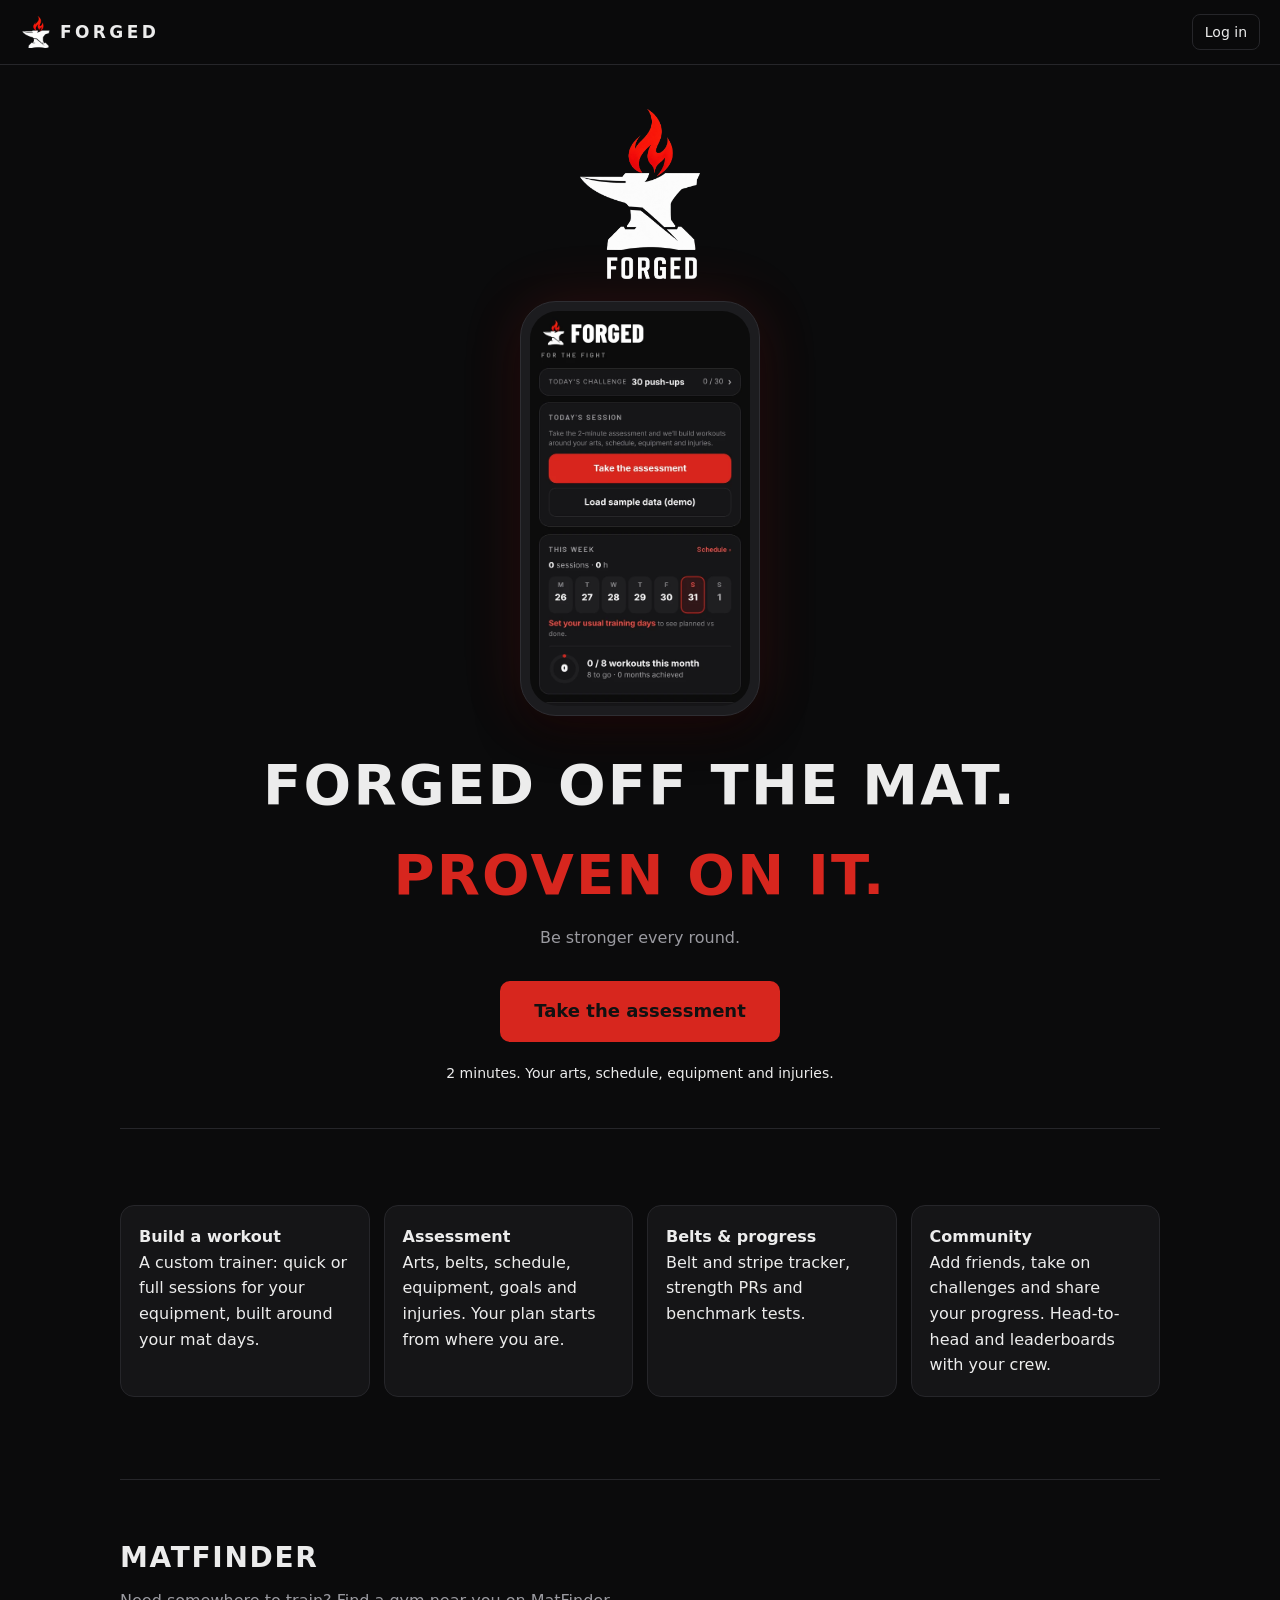
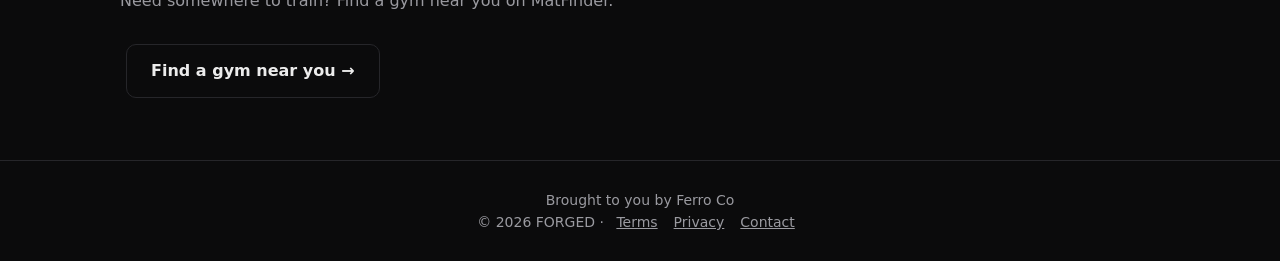
<file: index.html>
<!doctype html><html lang="en"><head><meta name="format-detection" content="telephone=no,email=no,address=no,date=no"><meta charset="utf-8"><meta name="viewport" content="width=device-width,initial-scale=1">
<title>FORGED — Forged off the mat. Proven on it.</title><meta name="description" content="FORGED builds your strength and mobility around your mat days, tracks your belts and keeps you training with your crew.">
<link rel="icon" href="/img/favicon.png?v=3" type="image/png"><link rel="apple-touch-icon" href="/img/apple-touch-icon.png"><meta property="og:image" content="https://forgedfight.com/img/share-card.png?v=3"><meta property="og:image:width" content="1200"><meta property="og:image:height" content="630"><meta name="twitter:card" content="summary_large_image"><meta name="twitter:image" content="https://forgedfight.com/img/share-card.png?v=3">
<style>
:root{--bg:#0B0B0C;--card:#151517;--line:#26262a;--fg:#ECECEC;--mute:#9a9aa0;--acc:#D7261E}
*{box-sizing:border-box}html{-webkit-text-size-adjust:100%;text-size-adjust:100%}body{margin:0;background:var(--bg);color:var(--fg);font:16px/1.6 system-ui,-apple-system,Segoe UI,Roboto,sans-serif}
a{color:var(--acc)}nav{display:flex;justify-content:space-between;align-items:center;padding:14px 20px;border-bottom:1px solid var(--line);position:sticky;top:0;background:rgba(11,11,12,.92);backdrop-filter:blur(6px);z-index:5}
nav b{letter-spacing:.2em}.hero-wordmark{display:block;height:170px;width:auto;margin:8px auto 22px}@media(max-width:600px){.hero-wordmark{height:120px}}nav .brand .mark{width:32px;height:32px;display:block;border-radius:6px}nav div a{color:var(--fg);text-decoration:none;margin-left:18px;font-size:14px}section{scroll-margin-top:72px}nav .brand,nav .brand:link,nav .brand:visited,nav .brand:hover{display:flex;flex-direction:row;align-items:center;gap:8px;line-height:1;color:inherit;text-decoration:none;-webkit-tap-highlight-color:transparent;flex:0 0 auto;margin-right:14px}nav .brand b{font-size:17px;letter-spacing:.2em;white-space:nowrap;color:var(--fg)}nav .brand small{display:flex;align-items:center;gap:5px;margin-top:5px;font-size:9.5px;font-weight:600;letter-spacing:.08em;text-transform:uppercase;white-space:nowrap;color:var(--mute);text-decoration:none}nav .brand small img{height:12px;width:auto;flex:0 0 auto;display:block}nav div{display:flex;flex:0 0 auto;white-space:nowrap}.nl-short{display:none}@media(max-width:480px){nav div a{margin-left:12px}.nl-long{display:none}.nl-short{display:inline}}@media(max-width:400px){nav{padding:12px 14px}nav div a{margin-left:10px;font-size:13px}nav .brand{margin-right:10px}nav .brand small{font-size:8.5px;letter-spacing:.04em;gap:4px}nav .brand small img{height:11px}}@media(max-width:340px){nav{padding:12px 12px}nav div a{margin-left:6px;font-size:11.5px}nav .brand{margin-right:6px}nav .brand b{font-size:15px;letter-spacing:.16em}nav .brand small{font-size:8px;letter-spacing:.03em;gap:4px}nav .brand small img{height:10px}}
.wrap{max-width:1080px;margin:0 auto;padding:0 20px}
.hero{text-align:center;padding:48px 0 56px}.gymlink{margin:14px 0 0;font-size:14px}.gymlink a{color:var(--mute);text-decoration:none;border-bottom:1px solid var(--line);padding-bottom:2px}.gymlink a:hover{color:var(--fg);border-color:var(--mute)}.phone{width:min(240px,62vw);margin:0 auto 8px;padding:9px;border-radius:36px;background:#1c1c1f;border:1px solid #2e2e33;box-shadow:0 0 60px rgba(215,38,30,.16),0 20px 40px rgba(0,0,0,.5)}.phone img{display:block;width:100%;height:auto;border-radius:28px}
h1{font-size:clamp(32px,6vw,56px);margin:24px 0 6px;letter-spacing:.04em;text-transform:uppercase}h1 span{color:var(--acc)}
h2{font-size:28px;text-transform:uppercase;letter-spacing:.06em;margin:0 0 8px}.sub{color:var(--mute);margin:0 0 24px}
section{padding:56px 0;border-top:1px solid var(--line)}
.btn{display:inline-block;background:var(--acc);color:#111;font-weight:700;padding:13px 24px;border-radius:10px;text-decoration:none;margin:6px}
.btn.ghost{background:none;color:var(--fg);border:1px solid var(--line)}
.feat{display:grid;grid-template-columns:repeat(auto-fit,minmax(220px,1fr));gap:14px;margin:20px 0 26px}
.feat div{background:var(--card);border:1px solid var(--line);border-radius:14px;padding:18px}
.tag{position:absolute;top:12px;left:12px;background:var(--acc);color:#111;font-size:12px;font-weight:800;padding:4px 10px;border-radius:20px;text-transform:uppercase}
footer{border-top:1px solid var(--line);padding:28px 20px;text-align:center;color:var(--mute);font-size:14px}footer a{color:var(--mute);margin:0 8px}
.note{background:var(--card);border:1px solid var(--line);border-left:4px solid var(--acc);border-radius:14px;padding:18px 20px;margin-top:16px}.note p{margin:8px 0 0}.note .sub{margin:4px 0 0}
.btn.big{font-size:18px;padding:16px 34px}nav .login{font-size:14px;color:var(--fg);border:1px solid var(--line);border-radius:8px;padding:6px 12px;margin-left:0}.hero{padding:36px 0 44px}
</style>
</head><body>
<nav><a class="brand" href="/" aria-label="FORGED home"><img class="mark" src="/img/logo-mark.png" alt="" width="32" height="32"><b>FORGED</b></a><div><a class="login" href="https://forgedfightapp.github.io/?start=signin">Log in</a></div></nav>
<main class="wrap">
<header class="hero"><img class="hero-wordmark" src="/img/wordmark.png?v=2" alt="FORGED" width="427" height="600"><div class="phone"><img src="/img/app-home.webp?v=4" alt="The FORGED app" width="540" height="969"></div>
<h1>Forged off the mat. <span style="white-space:nowrap">Proven on it.</span></h1><p class="sub">Be stronger every round.</p>
<a class="btn big" href="https://forgedfightapp.github.io/?start=assess">Take the assessment</a><p class="gymlink">2 minutes. Your arts, schedule, equipment and injuries.</p></header>
<section id="app">
<div class="feat"><div><b>Build a workout</b><br>A custom trainer: quick or full sessions for your equipment, built around your mat days.</div><div><b>Assessment</b><br>Arts, belts, schedule, equipment, goals and injuries. Your plan starts from where you are.</div><div><b>Belts &amp; progress</b><br>Belt and stripe tracker, strength PRs and benchmark tests.</div><div><b>Community</b><br>Add friends, take on challenges and share your progress. Head-to-head and leaderboards with your crew.</div></div>
</section>
<section id="matfinder"><h2>MatFinder</h2><p class="sub">Need somewhere to train? Find a gym near you on MatFinder.</p><a class="btn ghost" href="https://matfinderhq.com" rel="noopener">Find a gym near you →</a></section>
</main>
<footer>Brought to you by Ferro Co<br>© 2026 FORGED · <a href="https://forgedfightapp.github.io/terms.html">Terms</a><a href="https://forgedfightapp.github.io/privacy.html">Privacy</a><a href="mailto:hello@forgedfight.com">Contact</a></footer>
</body></html>
</file>
